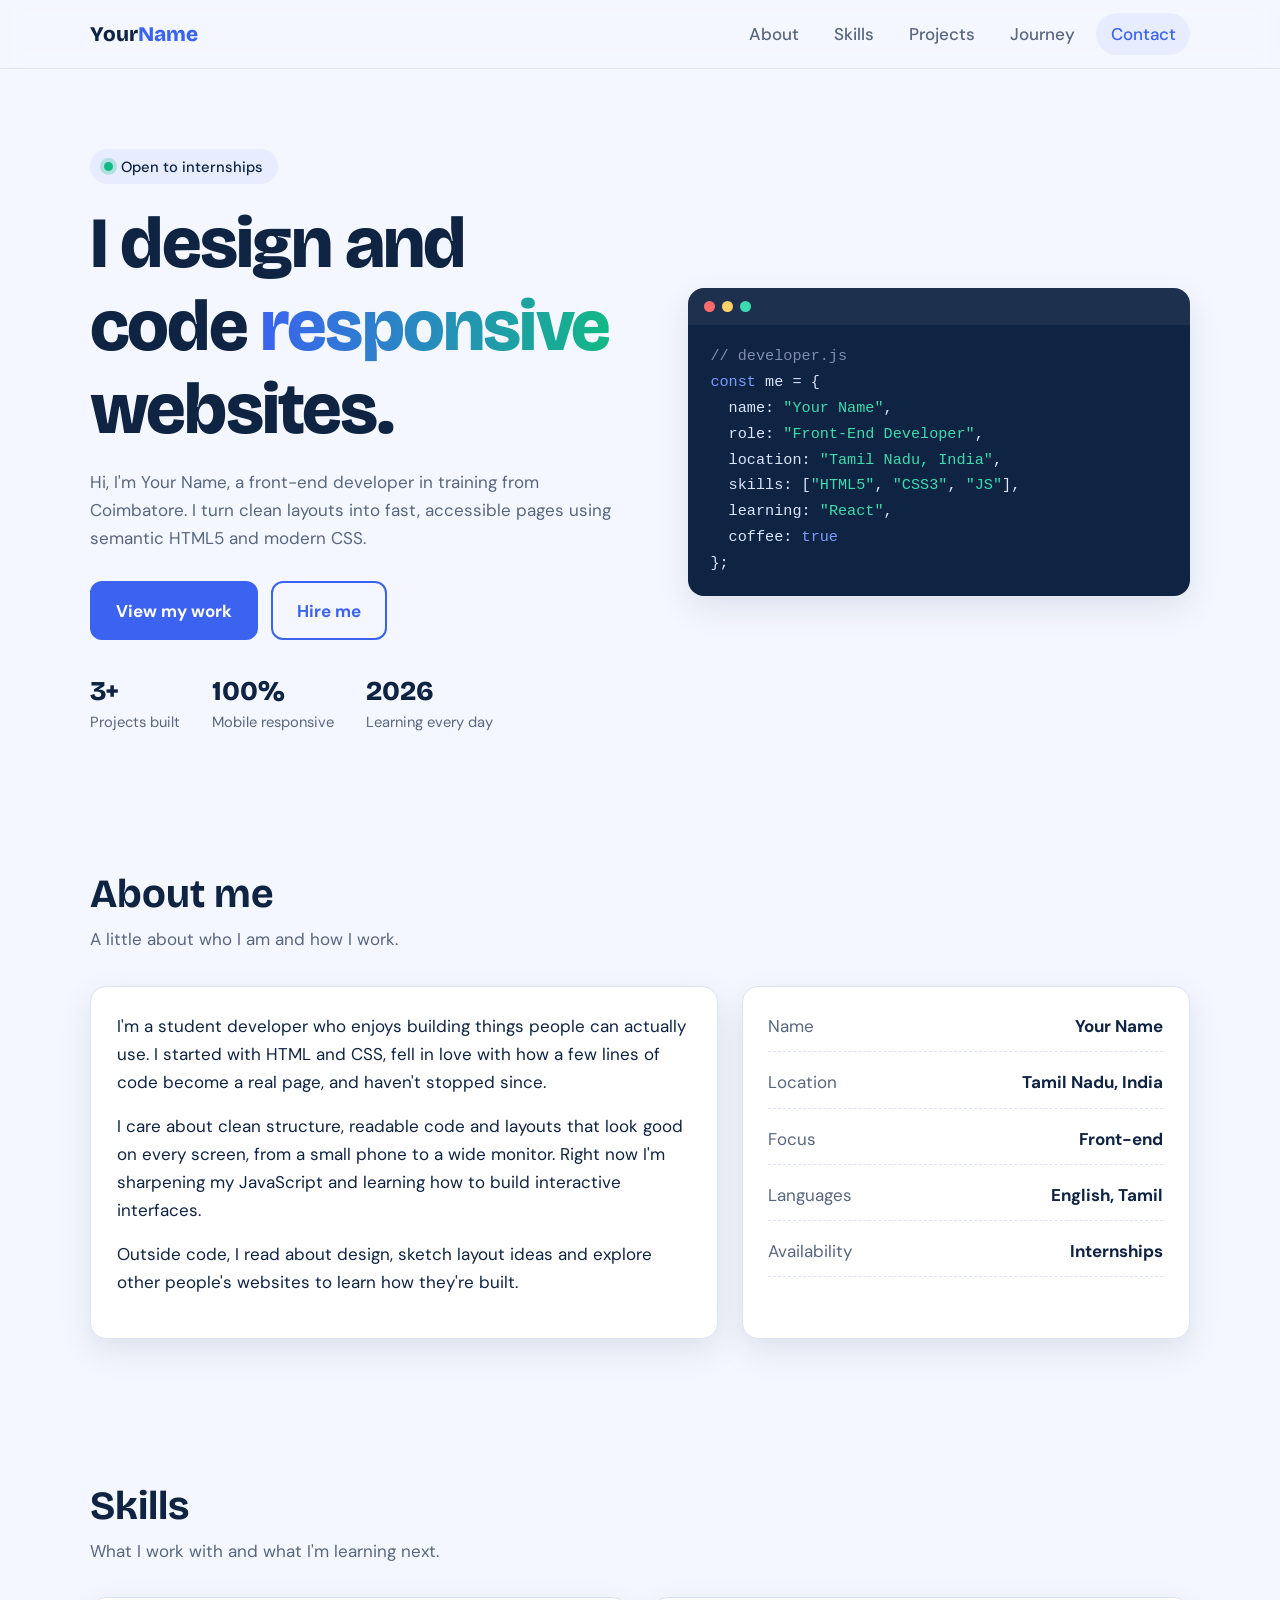
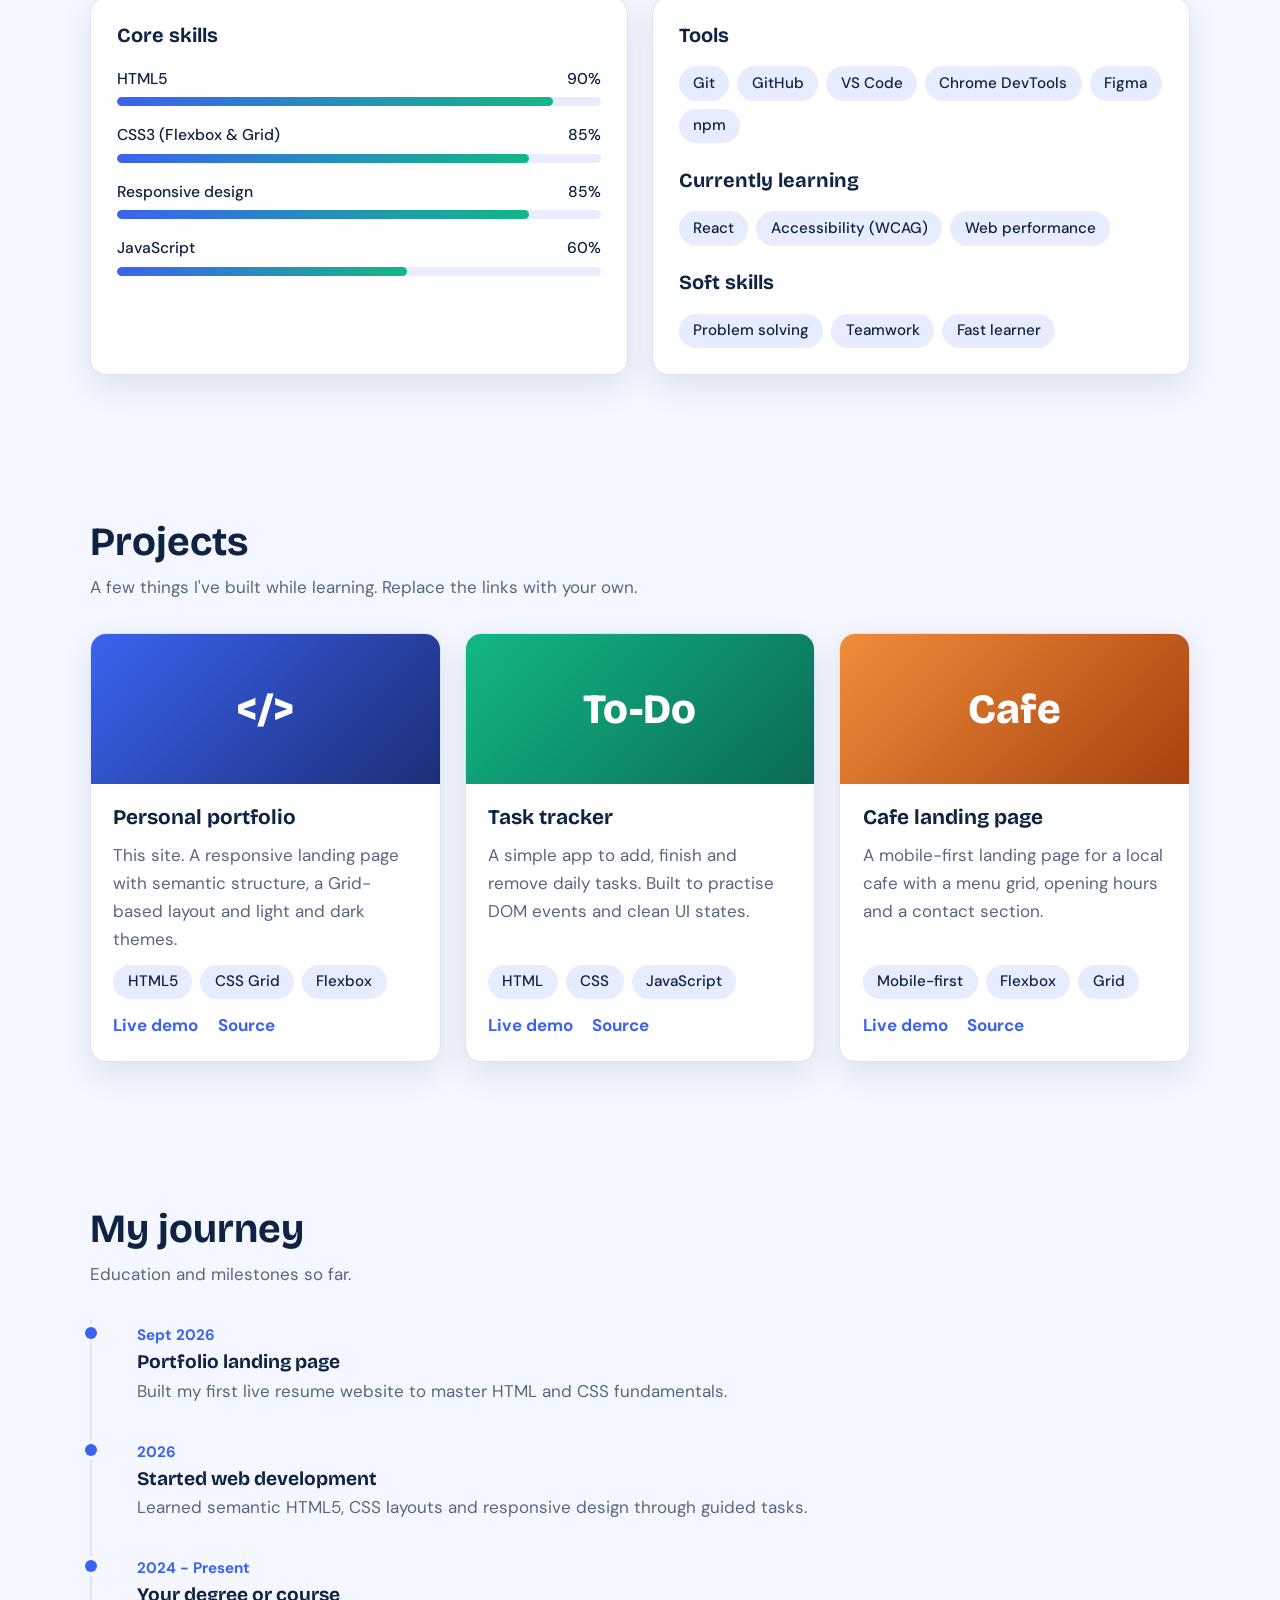
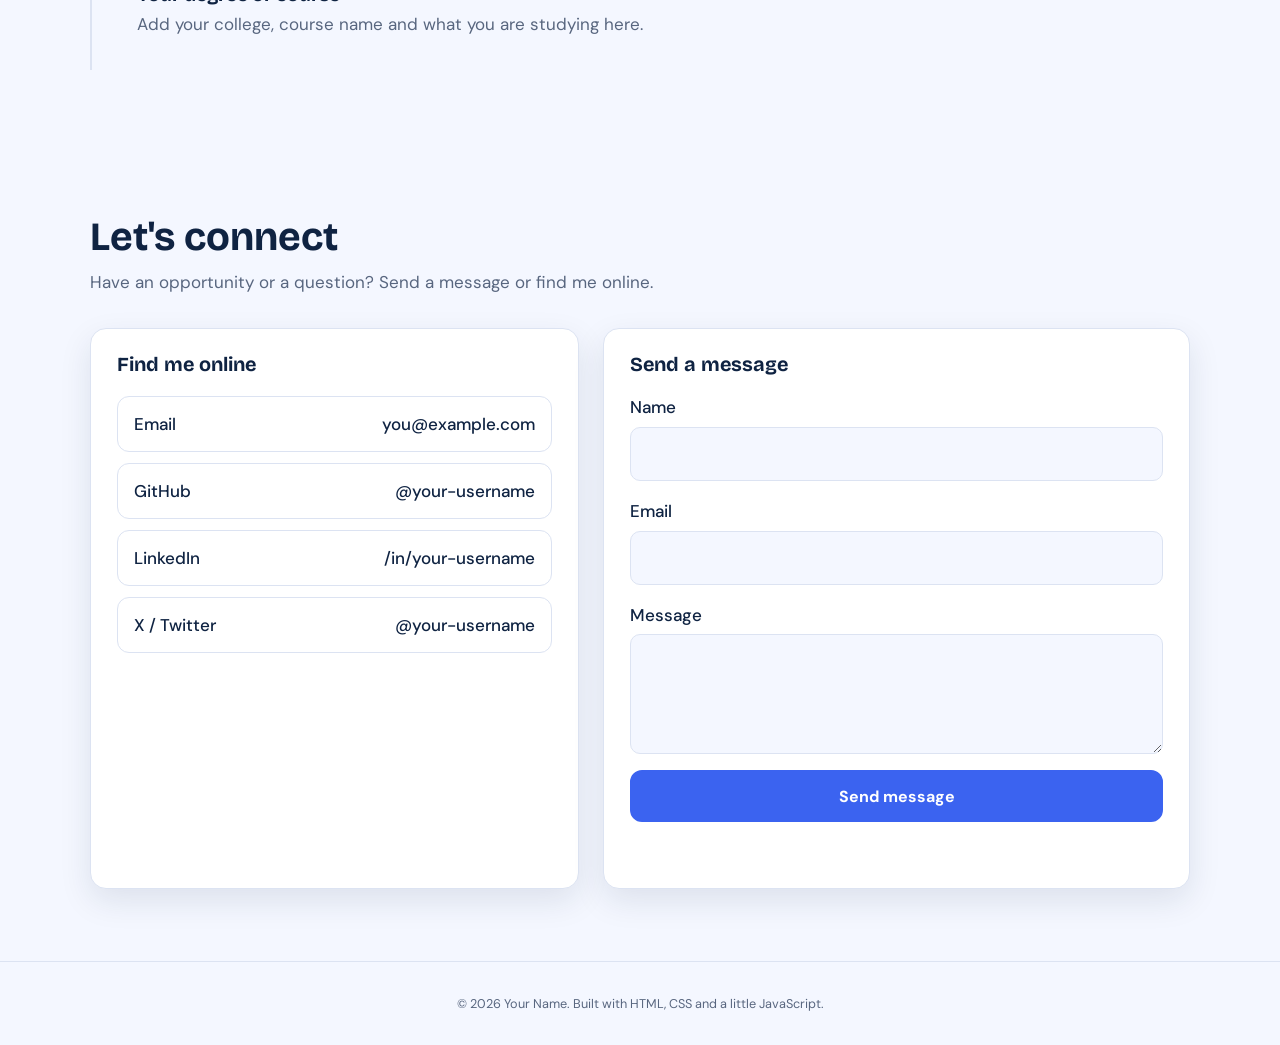
<file: Task-1-Portfolio/index.html>
<!DOCTYPE html>
<html lang="en">
<head>
<meta charset="UTF-8">
<meta name="viewport" content="width=device-width, initial-scale=1">
<meta name="description" content="Personal developer portfolio: bio, skills, projects and social links.">
<title>Your Name | Front-End Developer</title>
<link rel="stylesheet" href="https://fonts.googleapis.com/css2?family=Bricolage+Grotesque:wght@600;800&family=DM+Sans:wght@400;500;700&family=JetBrains+Mono:wght@400;500&display=swap">
<style>
:root{
  --bg:#f4f7ff;--surface:#fff;--ink:#0f2342;--muted:#58667f;--line:#dce3f2;
  --accent:#3b63f0;--accent2:#12b886;--chip:#e7edff;--code:#0f2342;--code-ink:#dbe6ff;
  --head:"Bricolage Grotesque","Segoe UI",system-ui,sans-serif;
  --body:"DM Sans","Segoe UI",system-ui,sans-serif;
  --mono:"JetBrains Mono",ui-monospace,Consolas,monospace;
  --shadow:0 12px 32px rgba(15,35,66,.10);
}
@media (prefers-color-scheme:dark){:root{
  --bg:#0a1223;--surface:#121f3a;--ink:#eaf0fc;--muted:#a1aec8;--line:#243659;
  --accent:#7c9bff;--accent2:#3ddcae;--chip:#1b2c52;--code:#070d1a;--shadow:0 12px 32px rgba(0,0,0,.4)}}
*,*::before,*::after{box-sizing:border-box}
html{scroll-behavior:smooth;scroll-padding-top:80px}
body{margin:0;background:var(--bg);color:var(--ink);font:400 1.0625rem/1.65 var(--body)}
h1,h2,h3{font-family:var(--head);line-height:1.15;margin:0}
a{color:inherit}
:focus-visible{outline:3px solid var(--accent);outline-offset:3px;border-radius:6px}
.wrap{width:min(1100px,100% - 2.5rem);margin-inline:auto}
section{padding:4.5rem 0}
.sec-head{margin-bottom:2rem;max-width:60ch}
.sec-head h2{font-size:clamp(1.8rem,4vw,2.5rem)}
.sec-head p{color:var(--muted);margin:.5rem 0 0}
.card{background:var(--surface);border:1px solid var(--line);border-radius:16px;padding:1.6rem;box-shadow:var(--shadow)}

/* Header (Flexbox) */
.site-header{position:sticky;top:0;z-index:20;background:color-mix(in srgb,var(--bg) 88%,transparent);backdrop-filter:blur(10px);border-bottom:1px solid var(--line)}
.bar{display:flex;align-items:center;justify-content:space-between;min-height:68px}
.logo{font:800 1.3rem var(--head);text-decoration:none}
.logo span{color:var(--accent)}
nav ul{display:flex;gap:.4rem;list-style:none;margin:0;padding:0}
nav a{display:block;padding:.45rem .9rem;border-radius:999px;text-decoration:none;color:var(--muted);font-weight:500}
nav a:hover,nav a.on{background:var(--chip);color:var(--accent)}
.menu-btn{display:none;background:none;border:1px solid var(--line);color:var(--ink);border-radius:10px;padding:.45rem .8rem;font:inherit;cursor:pointer}

/* Hero (Flexbox) */
.hero{padding:5rem 0 4rem}
.hero .wrap{display:flex;align-items:center;gap:3.5rem;flex-wrap:wrap}
.hero-text{flex:1 1 380px;animation:rise .8s ease both}
@keyframes rise{from{opacity:0;transform:translateY(18px)}to{opacity:1;transform:none}}
.status{display:inline-flex;align-items:center;gap:.5rem;background:var(--chip);padding:.35rem .9rem;border-radius:999px;font-size:.92rem;font-weight:500}
.status i{width:9px;height:9px;border-radius:50%;background:var(--accent2);box-shadow:0 0 0 4px color-mix(in srgb,var(--accent2) 25%,transparent)}
.hero h1{font-size:clamp(2.5rem,7vw,4.5rem);font-weight:800;letter-spacing:-.025em;margin:1.1rem 0}
.hero h1 em{font-style:normal;background:linear-gradient(90deg,var(--accent),var(--accent2));-webkit-background-clip:text;background-clip:text;color:transparent}
.hero p{color:var(--muted);max-width:52ch;margin:0 0 1.8rem}
.btns{display:flex;gap:.8rem;flex-wrap:wrap}
.btn{padding:.85rem 1.5rem;border-radius:12px;font-weight:700;text-decoration:none;border:2px solid var(--accent);transition:transform .15s}
.btn:hover{transform:translateY(-2px)}
.btn.fill{background:var(--accent);color:#fff}
.btn.line{color:var(--accent)}
.stats{display:flex;gap:2rem;flex-wrap:wrap;margin-top:2.2rem}
.stats b{display:block;font:800 1.7rem var(--head)}
.stats span{color:var(--muted);font-size:.92rem}

/* Code window: the memorable element */
.code{flex:1 1 340px;background:var(--code);color:var(--code-ink);border-radius:16px;box-shadow:var(--shadow);overflow:hidden;font:400 .95rem/1.7 var(--mono)}
.code .top{display:flex;gap:.45rem;padding:.8rem 1rem;background:rgba(255,255,255,.06)}
.code .top i{width:11px;height:11px;border-radius:50%;background:#ff6b6b}
.code .top i:nth-child(2){background:#ffd166}.code .top i:nth-child(3){background:#3ddcae}
.code pre{margin:0;padding:1.2rem 1.4rem;overflow-x:auto}
.k{color:#7c9bff}.s{color:#3ddcae}.c{color:#7f8db0}

/* About (Grid) */
.about{display:grid;grid-template-columns:1.4fr 1fr;gap:1.5rem}
.about p{margin:0 0 1rem;max-width:62ch}
.facts{display:grid;gap:1rem;margin:0}
.facts div{display:flex;justify-content:space-between;gap:1rem;border-bottom:1px dashed var(--line);padding-bottom:.7rem}
.facts dt{color:var(--muted)}.facts dd{margin:0;font-weight:700;text-align:right}

/* Skills (Grid) */
.skills{display:grid;grid-template-columns:repeat(auto-fit,minmax(300px,1fr));gap:1.5rem}
.skills h3{font-size:1.25rem;margin-bottom:1.2rem}
.bar-row{margin-bottom:1rem}
.bar-row div{display:flex;justify-content:space-between;font-weight:500;font-size:.98rem;margin-bottom:.35rem}
.track{height:9px;background:var(--chip);border-radius:99px;overflow:hidden}
.track i{display:block;height:100%;border-radius:99px;background:linear-gradient(90deg,var(--accent),var(--accent2))}
.chips{display:flex;flex-wrap:wrap;gap:.5rem;list-style:none;margin:0;padding:0}
.chips li{background:var(--chip);padding:.3rem .9rem;border-radius:999px;font-size:.95rem;font-weight:500}

/* Projects (Grid) */
.projects{display:grid;grid-template-columns:repeat(auto-fit,minmax(290px,1fr));gap:1.5rem}
.proj{display:flex;flex-direction:column;padding:0;overflow:hidden;transition:transform .2s}
.proj:hover{transform:translateY(-4px)}
.thumb{height:150px;display:grid;place-items:center;font:800 2.6rem var(--head);color:#fff;background:linear-gradient(135deg,var(--accent),#1c2f78)}
.proj:nth-child(2) .thumb{background:linear-gradient(135deg,#12b886,#0b6b55)}
.proj:nth-child(3) .thumb{background:linear-gradient(135deg,#f08c3a,#a8420f)}
.proj .body{padding:1.4rem;display:flex;flex-direction:column;gap:.7rem;flex:1}
.proj h3{font-size:1.3rem}.proj p{margin:0;color:var(--muted)}
.proj .chips{margin-top:auto}
.links{display:flex;gap:1.2rem;font-weight:700;color:var(--accent)}
.links a{text-decoration:none}.links a:hover{text-decoration:underline}

/* Timeline */
.timeline{list-style:none;margin:0;padding:0 0 0 1.6rem;border-left:2px solid var(--line)}
.timeline li{position:relative;padding:0 0 2rem 1.2rem}
.timeline li::before{content:"";position:absolute;left:calc(-1.6rem - 7px);top:.45rem;width:12px;height:12px;border-radius:50%;background:var(--accent);box-shadow:0 0 0 4px var(--bg)}
.timeline time{color:var(--accent);font-weight:700;font-size:.95rem}
.timeline h3{font-size:1.2rem;margin:.2rem 0}.timeline p{margin:0;color:var(--muted)}

/* Contact (Grid) */
.contact{display:grid;grid-template-columns:1fr 1.2fr;gap:1.5rem}
.social{list-style:none;margin:1.2rem 0 0;padding:0;display:grid;gap:.7rem}
.social a{display:flex;justify-content:space-between;padding:.8rem 1rem;border:1px solid var(--line);border-radius:12px;text-decoration:none;font-weight:500}
.social a:hover{border-color:var(--accent);color:var(--accent)}
form{display:grid;gap:1rem}
label{display:grid;gap:.35rem;font-weight:500}
input,textarea{font:inherit;color:var(--ink);background:var(--bg);border:1px solid var(--line);border-radius:10px;padding:.75rem .9rem;width:100%}
input:focus,textarea:focus{border-color:var(--accent);outline:none;box-shadow:0 0 0 3px color-mix(in srgb,var(--accent) 25%,transparent)}
textarea{min-height:120px;resize:vertical}
form button{cursor:pointer;font:700 1rem var(--body);border:0}
#note{margin:0;color:var(--accent2);font-weight:500;min-height:1.4em}

footer{border-top:1px solid var(--line);padding:1.8rem 0;text-align:center;color:var(--muted);font-size:.95rem}

/* Responsive */
@media (max-width:820px){
  .about,.contact{grid-template-columns:1fr}
  .menu-btn{display:block}
  nav{position:absolute;left:0;right:0;top:100%;background:var(--bg);border-bottom:1px solid var(--line);display:none}
  nav.open{display:block}
  nav ul{flex-direction:column;padding:.8rem 1.25rem}
  section{padding:3.2rem 0}.hero{padding-top:3rem}
}
@media (prefers-reduced-motion:reduce){*{animation:none!important;transition:none!important}html{scroll-behavior:auto}}
</style>
</head>
<body>

<header class="site-header">
  <div class="wrap bar">
    <a class="logo" href="#top">Your<span>Name</span></a>
    <button class="menu-btn" aria-expanded="false" aria-controls="nav">Menu</button>
    <nav id="nav" aria-label="Main">
      <ul>
        <li><a href="#about">About</a></li>
        <li><a href="#skills">Skills</a></li>
        <li><a href="#projects">Projects</a></li>
        <li><a href="#journey">Journey</a></li>
        <li><a href="#contact">Contact</a></li>
      </ul>
    </nav>
  </div>
</header>

<main id="top">
  <section class="hero" aria-labelledby="hero-title">
    <div class="wrap">
      <div class="hero-text">
        <span class="status"><i></i>Open to internships</span>
        <h1 id="hero-title">I design and code <em>responsive</em> websites.</h1>
        <p>Hi, I'm Your Name, a front-end developer in training from Coimbatore. I turn clean layouts into fast, accessible pages using semantic HTML5 and modern CSS.</p>
        <div class="btns">
          <a class="btn fill" href="#projects">View my work</a>
          <a class="btn line" href="#contact">Hire me</a>
        </div>
        <div class="stats">
          <div><b>3+</b><span>Projects built</span></div>
          <div><b>100%</b><span>Mobile responsive</span></div>
          <div><b>2026</b><span>Learning every day</span></div>
        </div>
      </div>
      <div class="code" aria-label="Developer profile shown as code">
        <div class="top"><i></i><i></i><i></i></div>
<pre><span class="c">// developer.js</span>
<span class="k">const</span> me = {
  name: <span class="s">"Your Name"</span>,
  role: <span class="s">"Front-End Developer"</span>,
  location: <span class="s">"Tamil Nadu, India"</span>,
  skills: [<span class="s">"HTML5"</span>, <span class="s">"CSS3"</span>, <span class="s">"JS"</span>],
  learning: <span class="s">"React"</span>,
  coffee: <span class="k">true</span>
};</pre>
      </div>
    </div>
  </section>

  <section id="about" aria-labelledby="about-title">
    <div class="wrap">
      <header class="sec-head"><h2 id="about-title">About me</h2><p>A little about who I am and how I work.</p></header>
      <div class="about">
        <article class="card">
          <p>I'm a student developer who enjoys building things people can actually use. I started with HTML and CSS, fell in love with how a few lines of code become a real page, and haven't stopped since.</p>
          <p>I care about clean structure, readable code and layouts that look good on every screen, from a small phone to a wide monitor. Right now I'm sharpening my JavaScript and learning how to build interactive interfaces.</p>
          <p>Outside code, I read about design, sketch layout ideas and explore other people's websites to learn how they're built.</p>
        </article>
        <aside class="card" aria-label="Quick facts">
          <dl class="facts">
            <div><dt>Name</dt><dd>Your Name</dd></div>
            <div><dt>Location</dt><dd>Tamil Nadu, India</dd></div>
            <div><dt>Focus</dt><dd>Front-end</dd></div>
            <div><dt>Languages</dt><dd>English, Tamil</dd></div>
            <div><dt>Availability</dt><dd>Internships</dd></div>
          </dl>
        </aside>
      </div>
    </div>
  </section>

  <section id="skills" aria-labelledby="skills-title">
    <div class="wrap">
      <header class="sec-head"><h2 id="skills-title">Skills</h2><p>What I work with and what I'm learning next.</p></header>
      <div class="skills">
        <article class="card">
          <h3>Core skills</h3>
          <div class="bar-row"><div><span>HTML5</span><span>90%</span></div><div class="track"><i style="width:90%"></i></div></div>
          <div class="bar-row"><div><span>CSS3 (Flexbox &amp; Grid)</span><span>85%</span></div><div class="track"><i style="width:85%"></i></div></div>
          <div class="bar-row"><div><span>Responsive design</span><span>85%</span></div><div class="track"><i style="width:85%"></i></div></div>
          <div class="bar-row"><div><span>JavaScript</span><span>60%</span></div><div class="track"><i style="width:60%"></i></div></div>
        </article>
        <article class="card">
          <h3>Tools</h3>
          <ul class="chips"><li>Git</li><li>GitHub</li><li>VS Code</li><li>Chrome DevTools</li><li>Figma</li><li>npm</li></ul>
          <h3 style="margin-top:1.6rem">Currently learning</h3>
          <ul class="chips"><li>React</li><li>Accessibility (WCAG)</li><li>Web performance</li></ul>
          <h3 style="margin-top:1.6rem">Soft skills</h3>
          <ul class="chips"><li>Problem solving</li><li>Teamwork</li><li>Fast learner</li></ul>
        </article>
      </div>
    </div>
  </section>

  <section id="projects" aria-labelledby="projects-title">
    <div class="wrap">
      <header class="sec-head"><h2 id="projects-title">Projects</h2><p>A few things I've built while learning. Replace the links with your own.</p></header>
      <div class="projects">
        <article class="card proj">
          <div class="thumb" aria-hidden="true">&lt;/&gt;</div>
          <div class="body">
            <h3>Personal portfolio</h3>
            <p>This site. A responsive landing page with semantic structure, a Grid-based layout and light and dark themes.</p>
            <ul class="chips"><li>HTML5</li><li>CSS Grid</li><li>Flexbox</li></ul>
            <div class="links"><a href="#">Live demo</a><a href="#">Source</a></div>
          </div>
        </article>
        <article class="card proj">
          <div class="thumb" aria-hidden="true">To-Do</div>
          <div class="body">
            <h3>Task tracker</h3>
            <p>A simple app to add, finish and remove daily tasks. Built to practise DOM events and clean UI states.</p>
            <ul class="chips"><li>HTML</li><li>CSS</li><li>JavaScript</li></ul>
            <div class="links"><a href="#">Live demo</a><a href="#">Source</a></div>
          </div>
        </article>
        <article class="card proj">
          <div class="thumb" aria-hidden="true">Cafe</div>
          <div class="body">
            <h3>Cafe landing page</h3>
            <p>A mobile-first landing page for a local cafe with a menu grid, opening hours and a contact section.</p>
            <ul class="chips"><li>Mobile-first</li><li>Flexbox</li><li>Grid</li></ul>
            <div class="links"><a href="#">Live demo</a><a href="#">Source</a></div>
          </div>
        </article>
      </div>
    </div>
  </section>

  <section id="journey" aria-labelledby="journey-title">
    <div class="wrap">
      <header class="sec-head"><h2 id="journey-title">My journey</h2><p>Education and milestones so far.</p></header>
      <ol class="timeline">
        <li><time datetime="2026-09">Sept 2026</time><h3>Portfolio landing page</h3><p>Built my first live resume website to master HTML and CSS fundamentals.</p></li>
        <li><time datetime="2026-06">2026</time><h3>Started web development</h3><p>Learned semantic HTML5, CSS layouts and responsive design through guided tasks.</p></li>
        <li><time datetime="2024">2024 - Present</time><h3>Your degree or course</h3><p>Add your college, course name and what you are studying here.</p></li>
      </ol>
    </div>
  </section>

  <section id="contact" aria-labelledby="contact-title">
    <div class="wrap">
      <header class="sec-head"><h2 id="contact-title">Let's connect</h2><p>Have an opportunity or a question? Send a message or find me online.</p></header>
      <div class="contact">
        <article class="card">
          <h3>Find me online</h3>
          <ul class="social">
            <li><a href="mailto:you@example.com"><span>Email</span><span>you@example.com</span></a></li>
            <li><a href="https://github.com/your-username" target="_blank" rel="noopener"><span>GitHub</span><span>@your-username</span></a></li>
            <li><a href="https://linkedin.com/in/your-username" target="_blank" rel="noopener"><span>LinkedIn</span><span>/in/your-username</span></a></li>
            <li><a href="https://twitter.com/your-username" target="_blank" rel="noopener"><span>X / Twitter</span><span>@your-username</span></a></li>
          </ul>
        </article>
        <form class="card" id="form">
          <h3>Send a message</h3>
          <label>Name<input name="name" required autocomplete="name"></label>
          <label>Email<input type="email" name="email" required autocomplete="email"></label>
          <label>Message<textarea name="message" required></textarea></label>
          <button class="btn fill" type="submit">Send message</button>
          <p id="note" role="status"></p>
        </form>
      </div>
    </div>
  </section>
</main>

<footer><div class="wrap"><small>&copy; <span id="yr">2026</span> Your Name. Built with HTML, CSS and a little JavaScript.</small></div></footer>

<script>
const btn=document.querySelector('.menu-btn'),nav=document.getElementById('nav');
btn.addEventListener('click',()=>{const o=nav.classList.toggle('open');btn.setAttribute('aria-expanded',o)});
nav.addEventListener('click',e=>{if(e.target.tagName==='A'){nav.classList.remove('open');btn.setAttribute('aria-expanded',false)}});
document.getElementById('yr').textContent=new Date().getFullYear();
document.getElementById('form').addEventListener('submit',e=>{e.preventDefault();
  document.getElementById('note').textContent='Thanks! Your message is ready to send (connect a form service to deliver it).';e.target.reset()});
const links=[...document.querySelectorAll('nav a')];
const io=new IntersectionObserver(es=>es.forEach(x=>{if(x.isIntersecting)links.forEach(a=>a.classList.toggle('on',a.getAttribute('href')==='#'+x.target.id))}),{rootMargin:'-45% 0px -50% 0px'});
document.querySelectorAll('main section[id]').forEach(s=>io.observe(s));
</script>
</body>
</html>
</file>
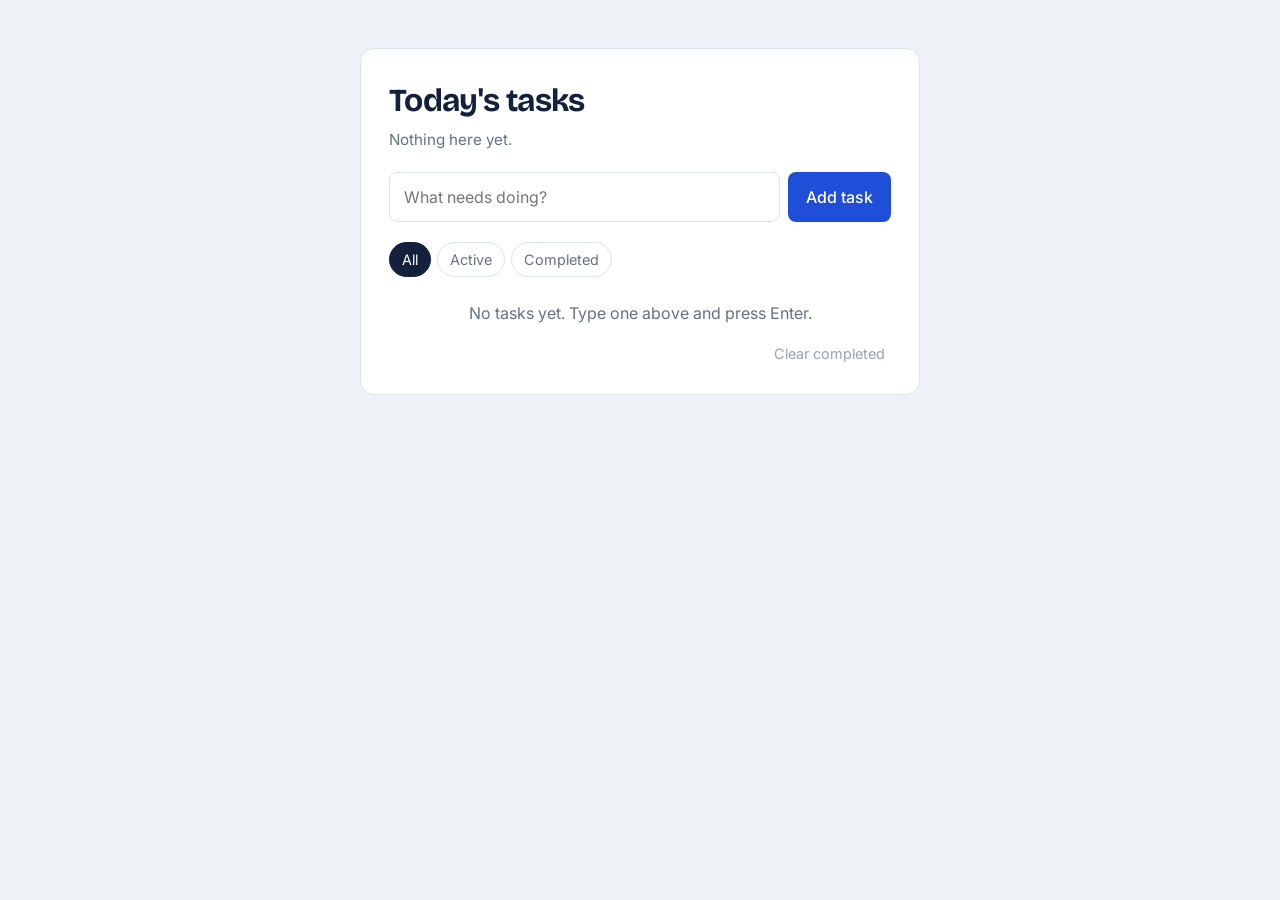
<file: Task-2/index.html>
<!DOCTYPE html>
<html lang="en">
<head>
  <meta charset="UTF-8" />
  <meta name="viewport" content="width=device-width, initial-scale=1" />
  <title>Interactive To-Do List</title>
  <link rel="preconnect" href="https://fonts.googleapis.com" />
  <link rel="preconnect" href="https://fonts.gstatic.com" crossorigin />
  <link href="https://fonts.googleapis.com/css2?family=Bricolage+Grotesque:wght@500;700&family=Inter:wght@400;500&display=swap" rel="stylesheet" />
  <link rel="stylesheet" href="style.css" />
</head>
<body>
  <main class="app">
    <header class="app__header">
      <h1>Today's tasks</h1>
      <p class="app__summary" id="summary" aria-live="polite"></p>
    </header>

    <form class="add" id="add-form" autocomplete="off">
      <label for="task-input" class="visually-hidden">New task</label>
      <input id="task-input" type="text" placeholder="What needs doing?" maxlength="120" />
      <button type="submit" id="add-btn">Add task</button>
    </form>
    <p class="error" id="error" role="alert" hidden></p>

    <div class="filters" role="group" aria-label="Filter tasks">
      <button class="filter is-active" data-filter="all" aria-pressed="true">All</button>
      <button class="filter" data-filter="active" aria-pressed="false">Active</button>
      <button class="filter" data-filter="completed" aria-pressed="false">Completed</button>
    </div>

    <ul class="list" id="task-list"></ul>
    <p class="empty" id="empty" hidden></p>

    <footer class="app__footer">
      <button class="link" id="clear-completed">Clear completed</button>
    </footer>
  </main>

  <script src="script.js"></script>
</body>
</html>
</file>
<file: Task-2/style.css>
:root {
  --bg: #eef1f6;
  --surface: #ffffff;
  --ink: #14213d;
  --muted: #667085;
  --line: #dde3ec;
  --accent: #1f4fd8;
  --accent-ink: #ffffff;
  --done: #98a2b3;
  --danger: #c4321c;
}

* { box-sizing: border-box; }

body {
  margin: 0;
  min-height: 100vh;
  display: flex;
  justify-content: center;
  padding: 48px 16px;
  background: var(--bg);
  color: var(--ink);
  font-family: "Inter", system-ui, -apple-system, "Segoe UI", sans-serif;
  line-height: 1.5;
}

.app {
  width: 100%;
  max-width: 560px;
  background: var(--surface);
  border: 1px solid var(--line);
  border-radius: 14px;
  padding: 28px;
  align-self: flex-start;
}

h1 {
  margin: 0;
  font-family: "Bricolage Grotesque", "Inter", sans-serif;
  font-size: 2rem;
  letter-spacing: -0.02em;
}

.app__summary { margin: 4px 0 20px; color: var(--muted); font-size: 0.95rem; }

.add { display: flex; gap: 8px; }

.add input {
  flex: 1;
  min-width: 0;
  padding: 12px 14px;
  font: inherit;
  color: var(--ink);
  border: 1.5px solid var(--line);
  border-radius: 8px;
  background: #fff;
}
.add input:focus { outline: none; border-color: var(--accent); box-shadow: 0 0 0 3px rgba(31, 79, 216, .15); }

.add button {
  padding: 0 18px;
  font: inherit;
  font-weight: 500;
  color: var(--accent-ink);
  background: var(--accent);
  border: 0;
  border-radius: 8px;
  cursor: pointer;
}
.add button:hover { background: #1a43b8; }

.error { margin: 8px 0 0; color: var(--danger); font-size: 0.9rem; }

.filters { display: flex; gap: 6px; margin: 20px 0 8px; }
.filter {
  padding: 6px 12px;
  font: inherit;
  font-size: 0.9rem;
  color: var(--muted);
  background: transparent;
  border: 1px solid var(--line);
  border-radius: 999px;
  cursor: pointer;
}
.filter.is-active { color: var(--accent-ink); background: var(--ink); border-color: var(--ink); }

.list { list-style: none; margin: 0; padding: 0; }

.task {
  display: flex;
  align-items: center;
  gap: 12px;
  padding: 12px 4px;
  border-bottom: 1px solid var(--line);
}
.task:last-child { border-bottom: 0; }

.task input[type="checkbox"] {
  width: 20px; height: 20px;
  accent-color: var(--accent);
  cursor: pointer;
  flex-shrink: 0;
}

.task__text {
  flex: 1;
  min-width: 0;
  overflow-wrap: anywhere;
  cursor: pointer;
}
.task.is-done .task__text { color: var(--done); text-decoration: line-through; }

.task__delete {
  padding: 6px 10px;
  font: inherit;
  font-size: 0.85rem;
  color: var(--muted);
  background: transparent;
  border: 1px solid transparent;
  border-radius: 6px;
  cursor: pointer;
}
.task__delete:hover { color: var(--danger); border-color: var(--line); }

.task.is-new { animation: pop .25s ease-out; }
@keyframes pop { from { opacity: 0; transform: translateY(-6px); } to { opacity: 1; transform: none; } }

.empty { margin: 24px 0 8px; text-align: center; color: var(--muted); }

.app__footer { margin-top: 16px; text-align: right; }
.link {
  font: inherit; font-size: 0.9rem;
  color: var(--accent);
  background: none; border: 0; cursor: pointer;
  text-decoration: underline;
}
.link:disabled { color: var(--done); cursor: default; text-decoration: none; }

button:focus-visible, .task input:focus-visible { outline: 2px solid var(--accent); outline-offset: 2px; }

.visually-hidden {
  position: absolute; width: 1px; height: 1px; overflow: hidden;
  clip: rect(0 0 0 0); white-space: nowrap;
}

@media (prefers-reduced-motion: reduce) { .task.is-new { animation: none; } }
@media (max-width: 420px) { .app { padding: 20px; } .add button { padding: 0 14px; } }
</file>
